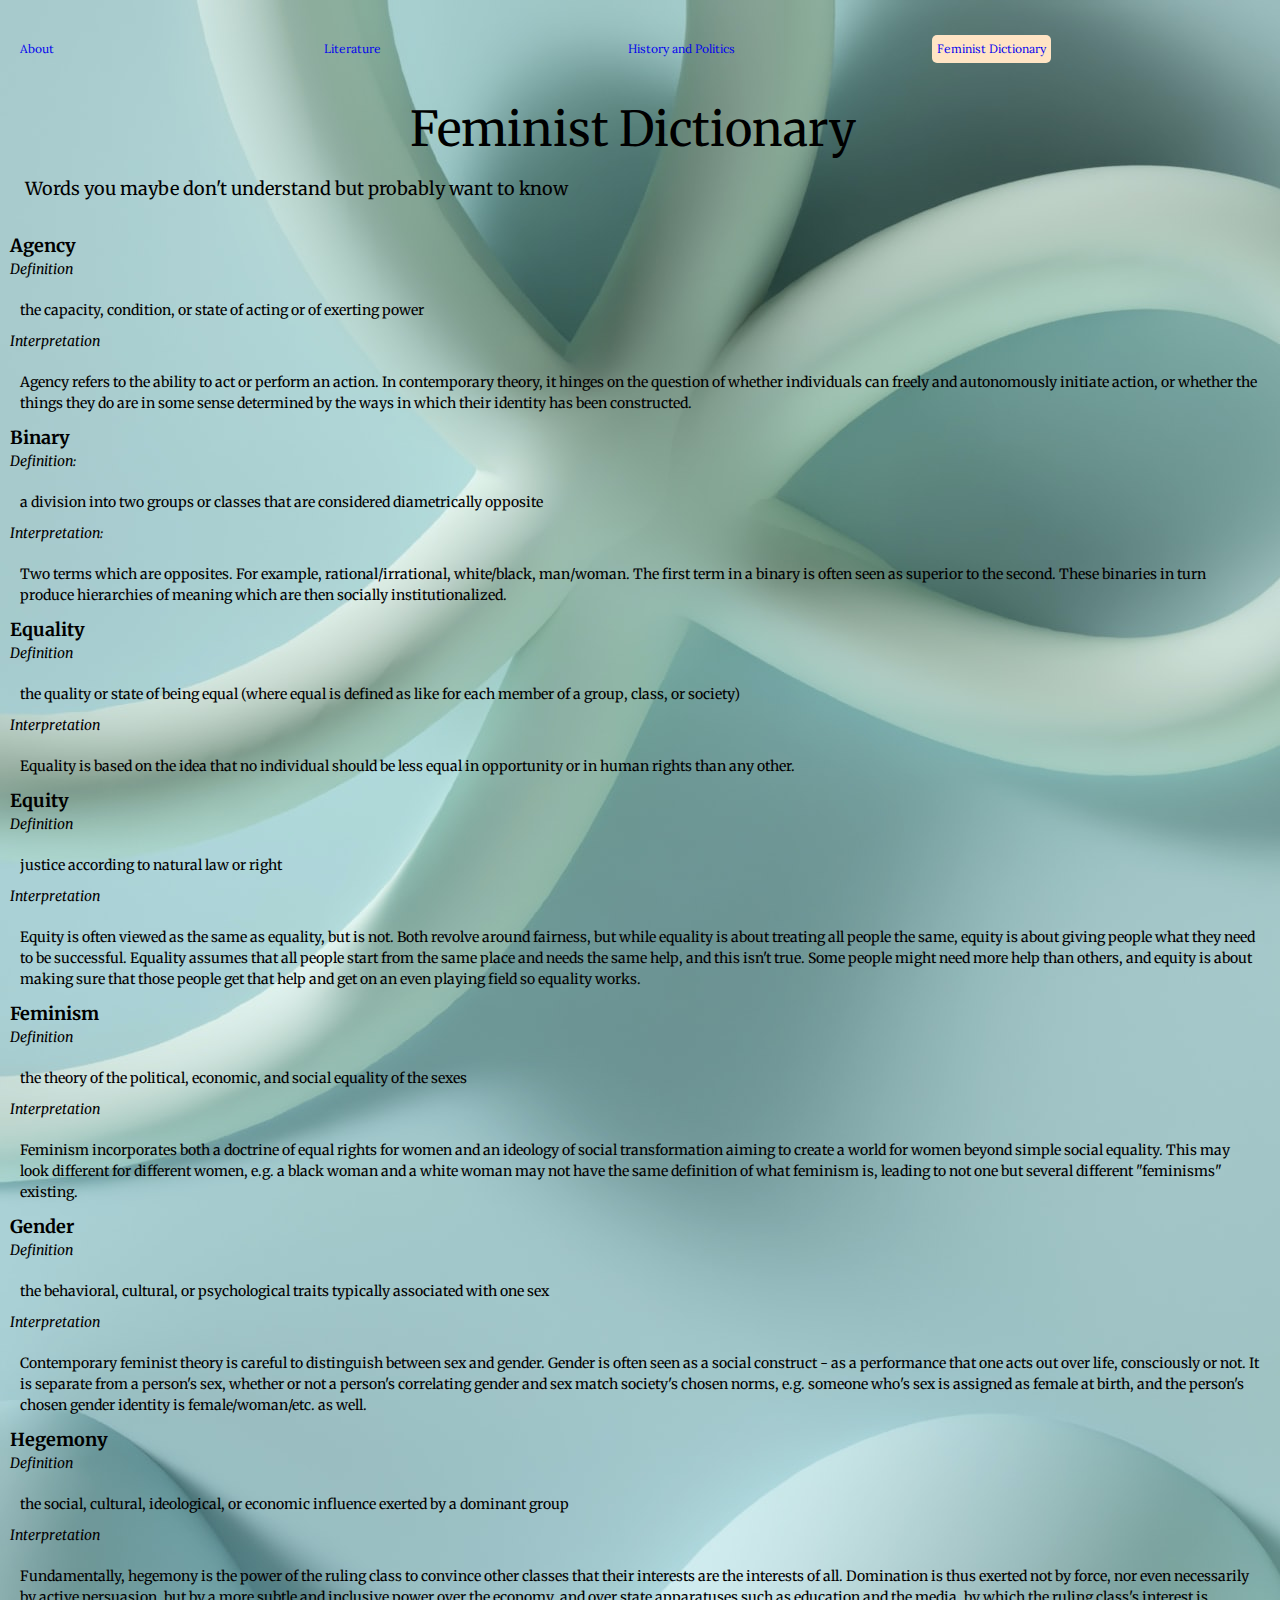
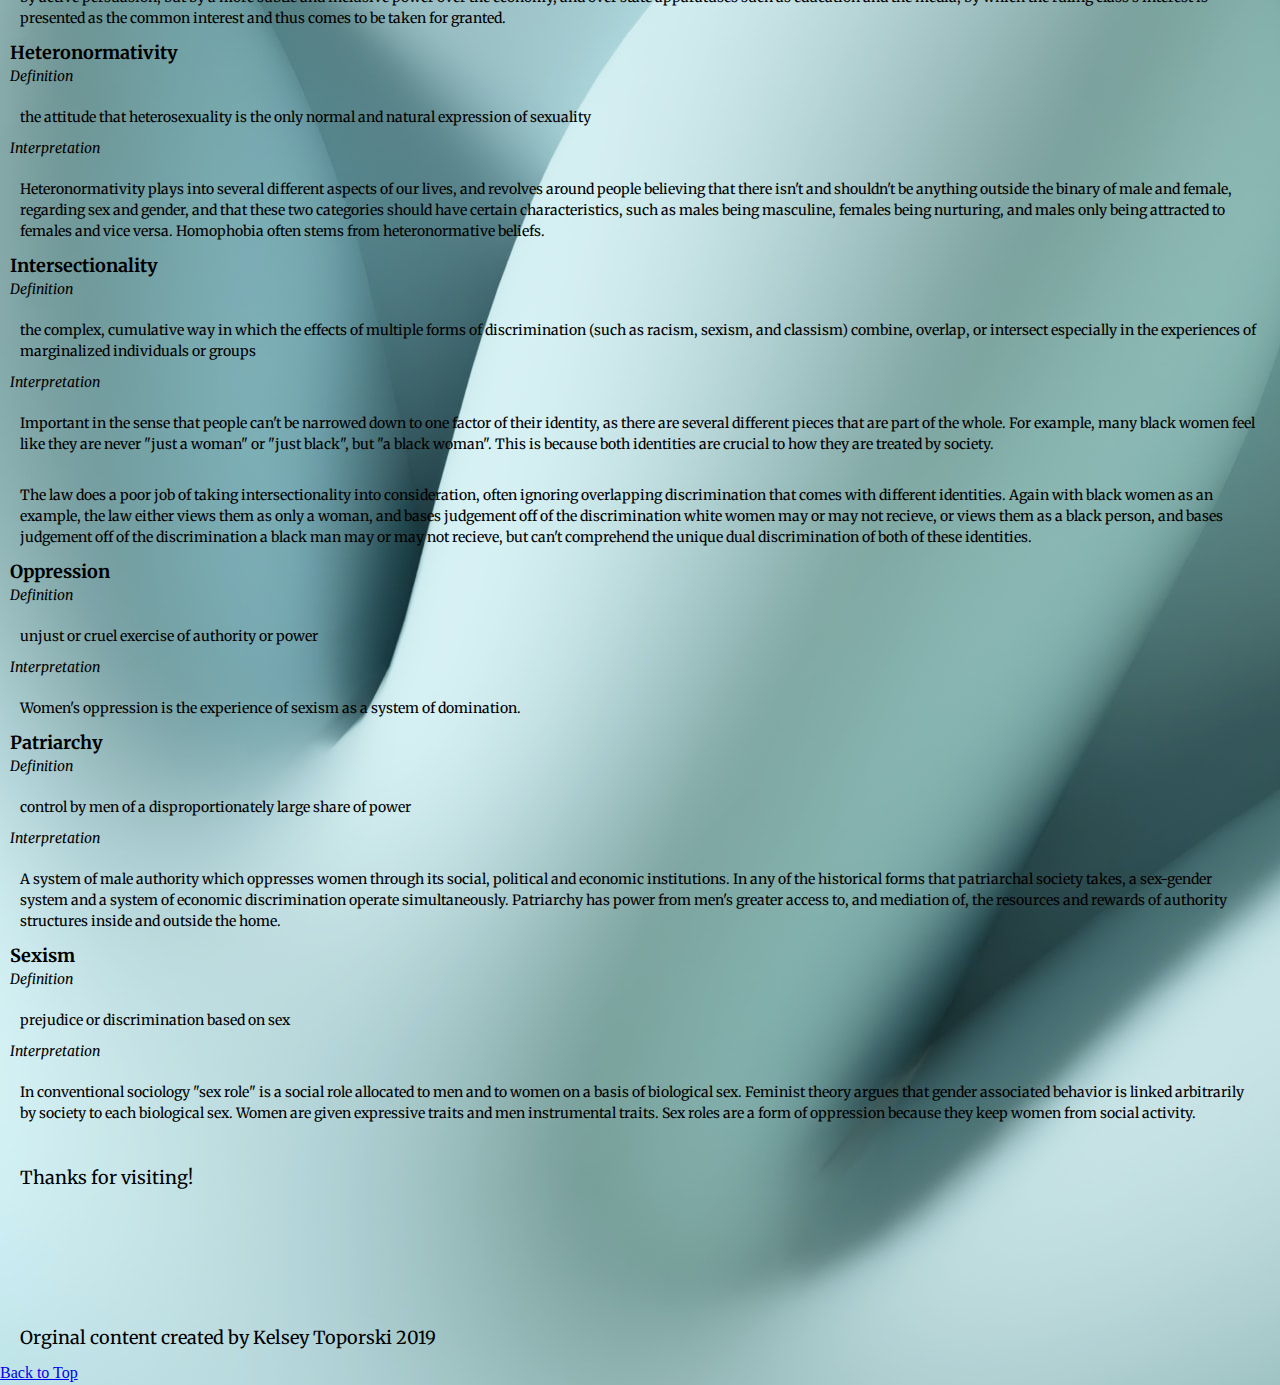
<file: femdict.html>
<!DOCTYPE html>
<html lang="en">
<head>
  <meta charset="UTF-8">

  <meta name="viewport" content="width=device-width, initial-scale=1.0">

  <!-- connects to the stylesheets -->
  <link rel="stylesheet" href="css/reset.css">
  <link rel="stylesheet" href="css/style.css">
  <link href='https://fonts.googleapis.com/css?family=Anton' rel='stylesheet'>
  <link rel="preconnect" href="https://fonts.googleapis.com">
  <link rel="preconnect" href="https://fonts.gstatic.com" crossorigin>
  <link href="https://fonts.googleapis.com/css2?family=Lora&family=Merriweather:wght@300&display=swap" rel="stylesheet">



  <!-- connect to a Google font -->  
  <!-- connect to a Font Aweseom font -->
  <!-- connect to a favicon -->
  <title>Women's Web - Dictionary</title>
</head>

<body class="background_page">
  <header>
    <a href="#main" class="skip">Skip to main content</a>
    <nav>
        <ul>
          <li><a href="index.html">About</a></li>
          <li><a href="literature.html">Literature</a></li>
          <li><a href="history.html">History and Politics</a></li>
          <li><a class = "current" href="femdict.html">Feminist Dictionary</a></li>
        </ul>
    </nav>
      <!-- definitions from meriam webster -->
      <!-- interpretations from
            The Dictionary of Feminist Theory - Maggie Humm,
            Key Concepts In Post-Colonial Studies - Ashcroft, Bill, Gareth Griffiths, and Helen Tiffin,
            or myself -->
      <!-- interpretation of equity from https://everydayfeminism.com/2014/09/equality-is-not-enough/ -->

    <h1>Feminist Dictionary</h1>
    <p>Words you maybe don't understand but probably want to know</p>

  </header>

  <main>
  

      <!-- definitions from meriam webster -->
      <!-- interpretations from
            The Dictionary of Feminist Theory - Maggie Humm,
            Key Concepts In Post-Colonial Studies - Ashcroft, Bill, Gareth Griffiths, and Helen Tiffin,
            or myself -->
      <!-- interpretation of equity from https://everydayfeminism.com/2014/09/equality-is-not-enough/ -->

      <dl>
        <dt>Agency</dt>
        <dd>Definition
          <p>
            the capacity, condition, or state of acting or of exerting power
          </p></dd>
        <dd>Interpretation
          <p>
            Agency refers to the ability to act or perform an action. In contemporary theory, it hinges on the question of whether individuals can freely and autonomously initiate action, or whether the things they do are in some sense determined by the ways in which their identity has been constructed.
          </p></dd>

        
        <dt>Binary</dt>
        <dd>Definition:
          <p>
            a division into two groups or classes that are considered diametrically opposite
          </p></dd>
        <dd>Interpretation:
          <p>
            Two terms which are opposites. For example, rational/irrational, white/black, man/woman. The first term in a binary is often seen as superior to the second. These binaries in turn produce hierarchies of meaning which are then socially institutionalized.
          </p></dd>
        
          
        <dt>Equality</dt>
        <dd>Definition
          <p>
            the quality or state of being equal (where equal is defined as like for each member of a group, class, or society)
          </p></dd>
        <dd>Interpretation
          <p>
            Equality is based on the idea that no individual should be less equal in opportunity or in human rights than any other.
          </p></dd>
        
          
        <dt>Equity</dt>
        <dd>Definition
          <p>
            justice according to natural law or right
          </p></dd>
        <dd>Interpretation
          <p>
            Equity is often viewed as the same as equality, but is not. Both revolve around fairness, but while equality is about treating all people the same, equity is about giving people what they need to be successful. Equality assumes that all people start from the same place and needs the same help, and this isn't true. Some people might need more help than others, and equity is about making sure that those people get that help and get on an even playing field so equality works.
          </p></dd>
        
          
        <dt>Feminism</dt>
        <dd>Definition
          <p>
            the theory of the political, economic, and social equality of the sexes
          </p></dd>
        <dd>Interpretation
          <p>
            Feminism incorporates both a doctrine of equal rights for women and an ideology of social transformation aiming to create a world for women beyond simple social equality. This may look different for different women, e.g. a black woman and a white woman may not have the same definition of what feminism is, leading to not one but several different "feminisms" existing.
          </p></dd>
       
          
        <dt>Gender</dt>
        <dd>Definition
          <p>
            the behavioral, cultural, or psychological traits typically associated with one sex
          </p></dd>
        <dd>Interpretation
          <p>
            Contemporary feminist theory is careful to distinguish between sex and gender. Gender is often seen as a social construct - as a performance that one acts out over life, consciously or not. It is separate from a person's sex, whether or not a person's correlating gender and sex match society's chosen norms, e.g. someone who's sex is assigned as female at birth, and the person's chosen gender identity is female/woman/etc. as well.
          </p></dd>
        
          
        <dt>Hegemony</dt>
        <dd>Definition
          <p>
            the social, cultural, ideological, or economic influence exerted by a dominant group
          </p></dd>
        <dd>Interpretation
          <p>
            Fundamentally, hegemony is the power of the ruling class to convince other classes that their interests are the interests of all.  Domination is thus exerted not by force, nor even necessarily by active persuasion, but by a more subtle and inclusive power over the economy, and over state apparatuses such as education and the media, by which the ruling class's interest is presented as the common interest and thus comes to be taken for granted.
          </p></dd>
       
          
        <dt>Heteronormativity</dt>
        <dd>Definition
          <p>
            the attitude that heterosexuality is the only normal and natural expression of sexuality
          </p></dd>
        <dd>Interpretation
          <p>
            Heteronormativity plays into several different aspects of our lives, and revolves around people believing that there isn't and shouldn't be anything outside the binary of male and female, regarding sex and gender, and that these two categories should have certain characteristics, such as males being masculine, females being nurturing, and males only being attracted to females and vice versa. Homophobia often stems from heteronormative beliefs.
          </p></dd>
        
          
        <dt>Intersectionality</dt>
        <dd>Definition
          <p>
            the complex, cumulative way in which the effects of multiple forms of discrimination (such as racism, sexism, and classism) combine, overlap, or intersect especially in the experiences of marginalized individuals or groups
          </p></dd>
        <dd>Interpretation
          <p>
            Important in the sense that people can't be narrowed down to one factor of their identity, as there are several different pieces that are part of the whole. For example, many black women feel like they are never "just a woman" or "just black", but "a black woman". This is because both identities are crucial to how they are treated by society.
          </p>
          <p>
            The law does a poor job of taking intersectionality into consideration, often ignoring overlapping discrimination that comes with different identities. Again with black women as an example, the law either views them as only a woman, and bases judgement off of the discrimination white women may or may not recieve, or views them as a black person, and bases judgement off of the discrimination a black man may or may not recieve, but can't comprehend the unique dual discrimination of both of these identities.
          </p></dd>
           
          
        <dt>Oppression</dt>
        <dd>Definition
          <p>
            unjust or cruel exercise of authority or power
          </p></dd>
        <dd>Interpretation
          <p>
            Women's oppression is the experience of sexism as a system of domination.
          </p></dd>
       
          
        <dt>Patriarchy</dt>
        <dd>Definition
          <p>
            control by men of a disproportionately large share of power
          </p></dd>
        <dd>Interpretation
          <p>
            A system of male authority which oppresses women through its social, political and economic institutions. In any of the historical forms that patriarchal society takes, a sex-gender system and a system of economic discrimination operate simultaneously. Patriarchy has power from men's greater access to, and mediation of, the resources and rewards of authority structures inside and outside the home.
          </p></dd>
             
          
        <dt>Sexism</dt>
        <dd>Definition
          <p>
            prejudice or discrimination based on sex
          </p></dd>
        <dd>Interpretation
          <p>
            In conventional sociology "sex role" is a social role allocated to men and to women on a basis of biological sex. Feminist theory argues that gender associated behavior is linked arbitrarily by society to each biological sex. Women are given expressive traits and men instrumental traits. Sex roles are a form of oppression because they keep women from social activity.
          </p></dd>
      </dl>

    </main>

    <footer>
      <p class="thanks">
        Thanks for visiting! <i class="far fa-grin"></i>
      </p>
      <p>Orginal content created by Kelsey Toporski 2019</p>

      <a href="#top" class="tops">Back to Top</a>
    </footer>

</body>
</html>
</file>
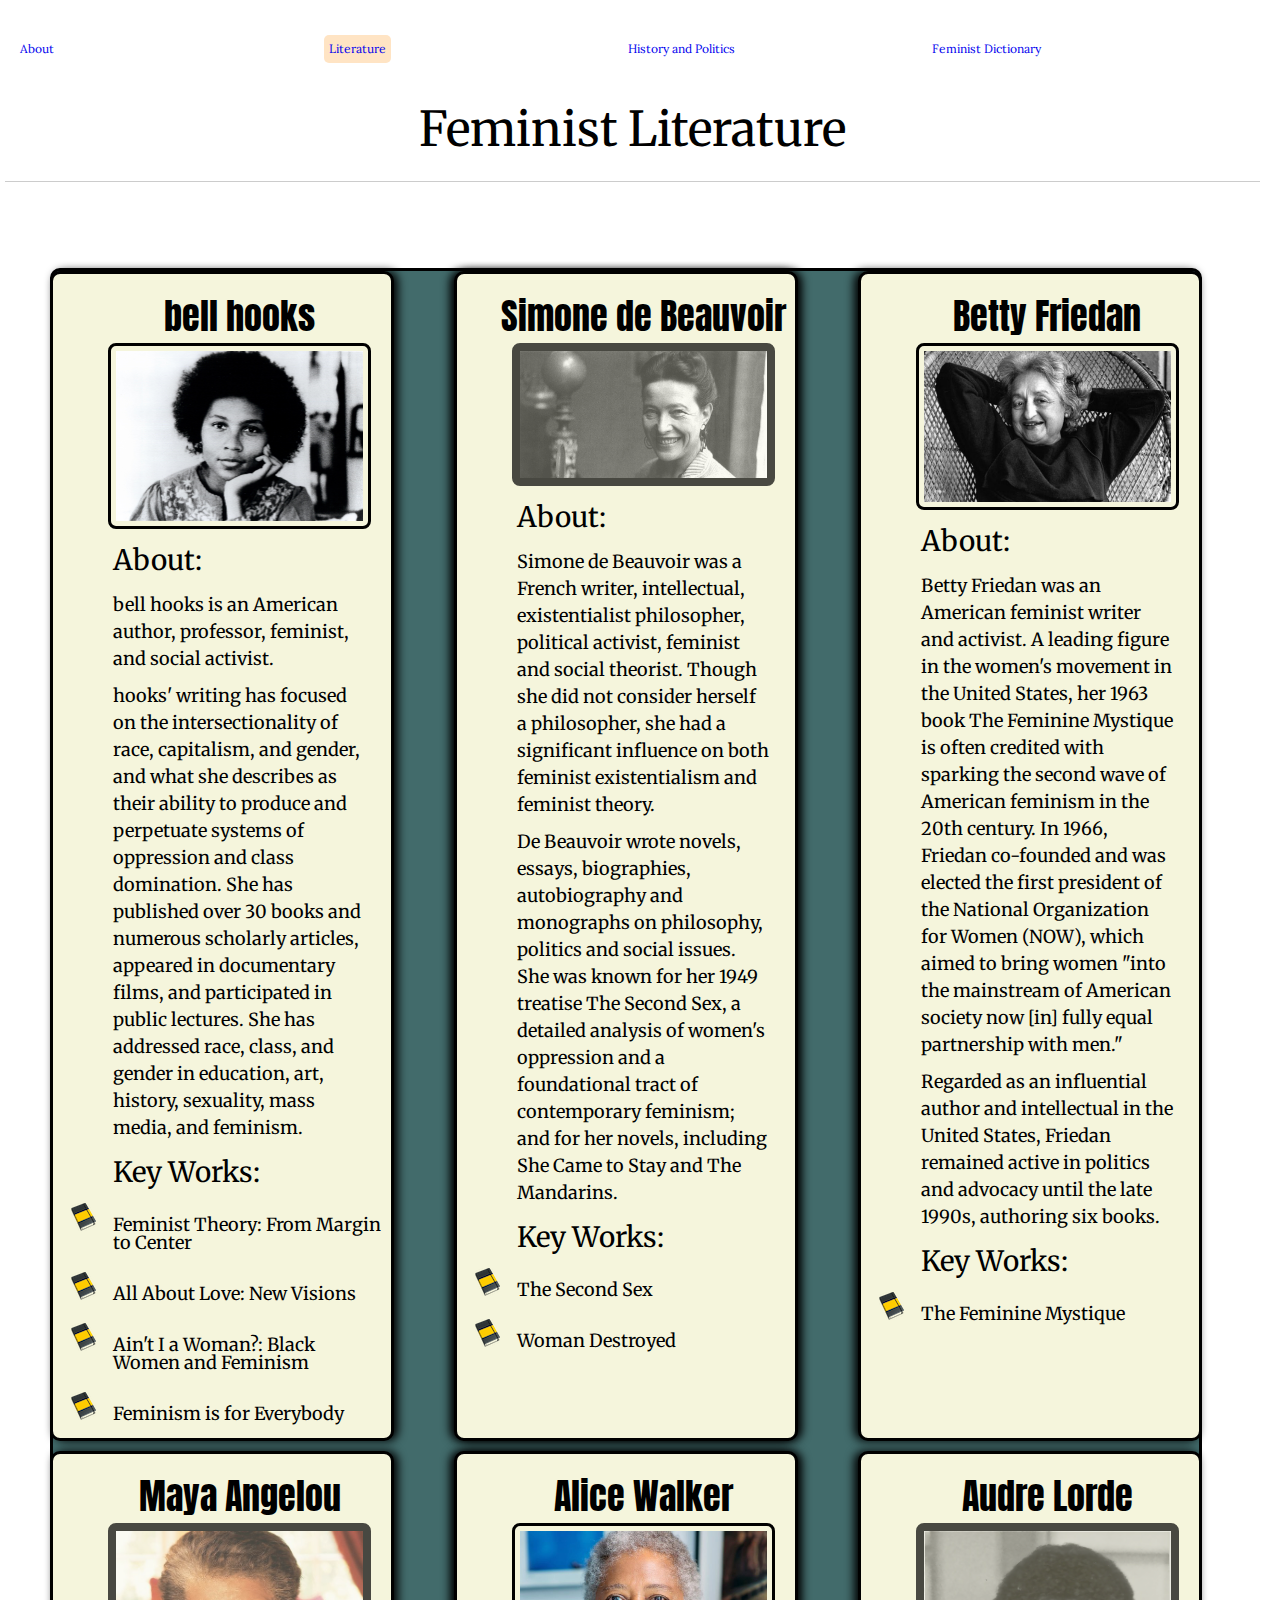
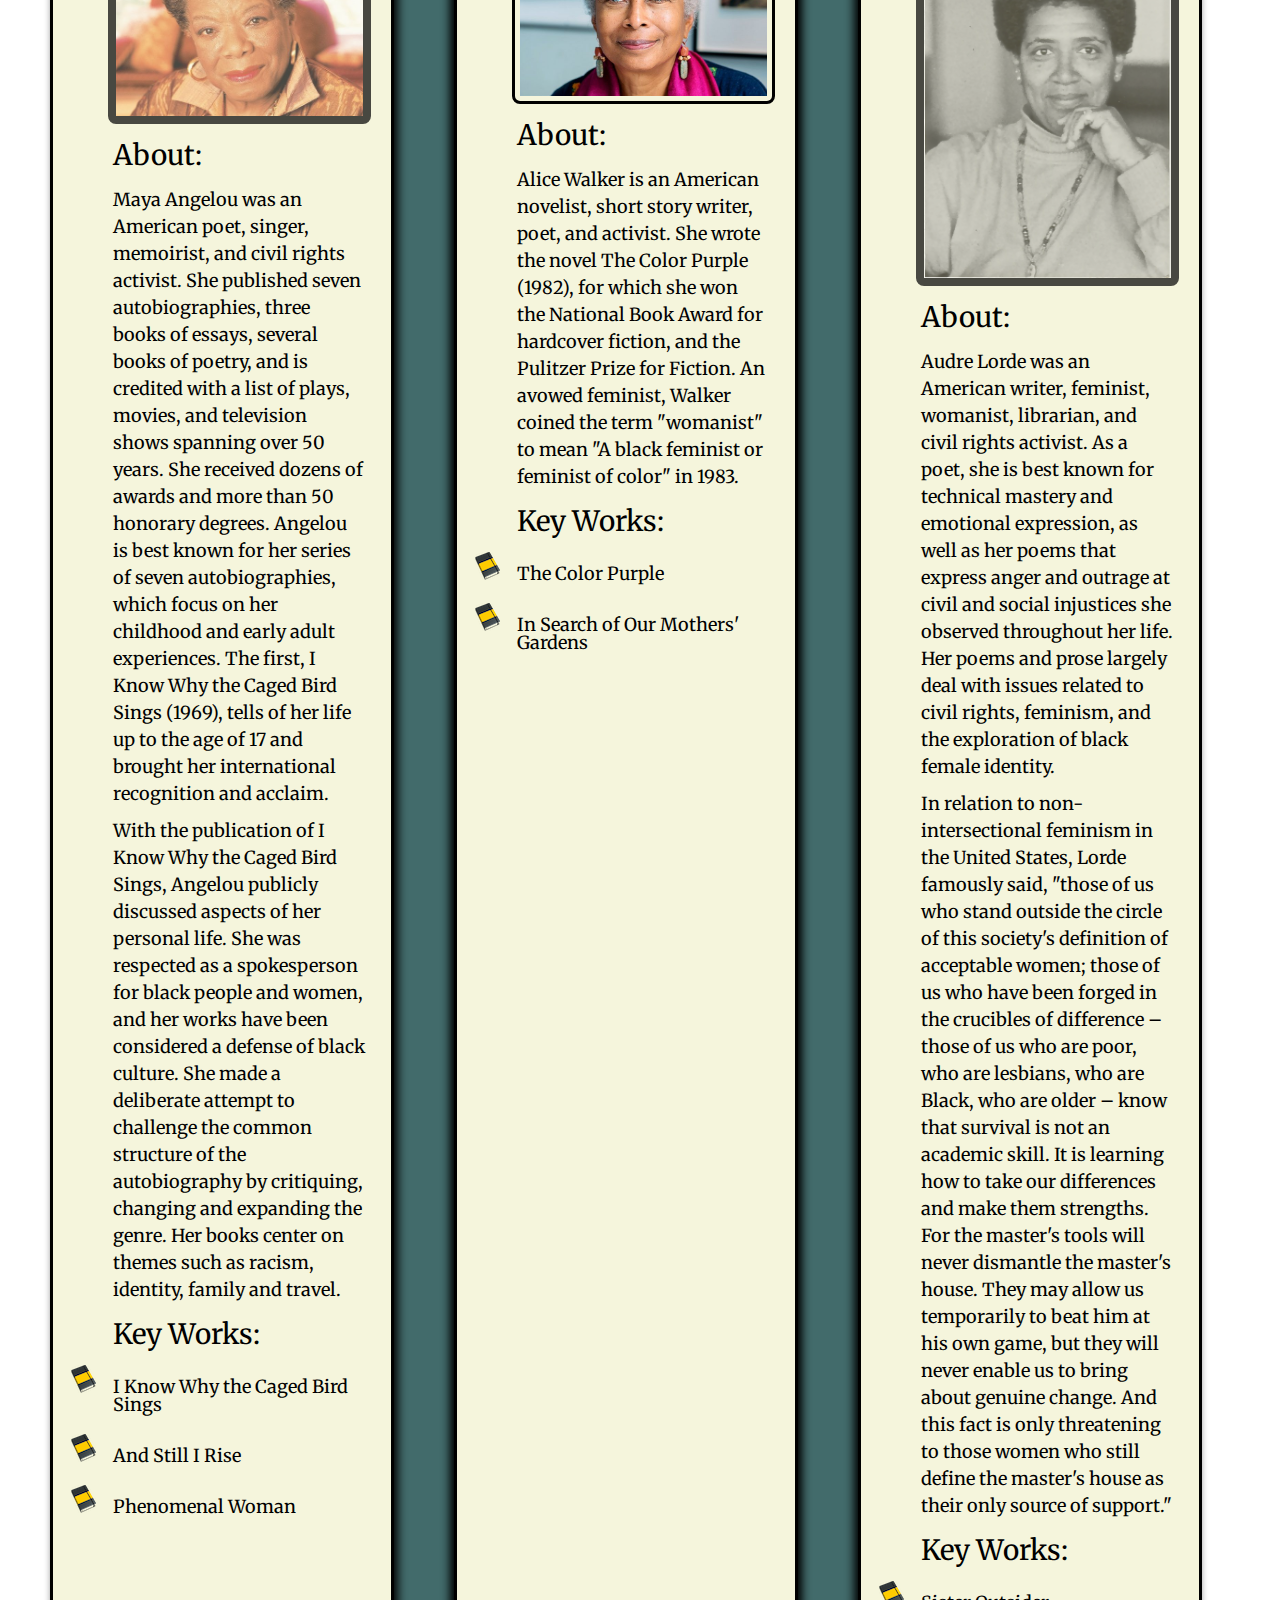
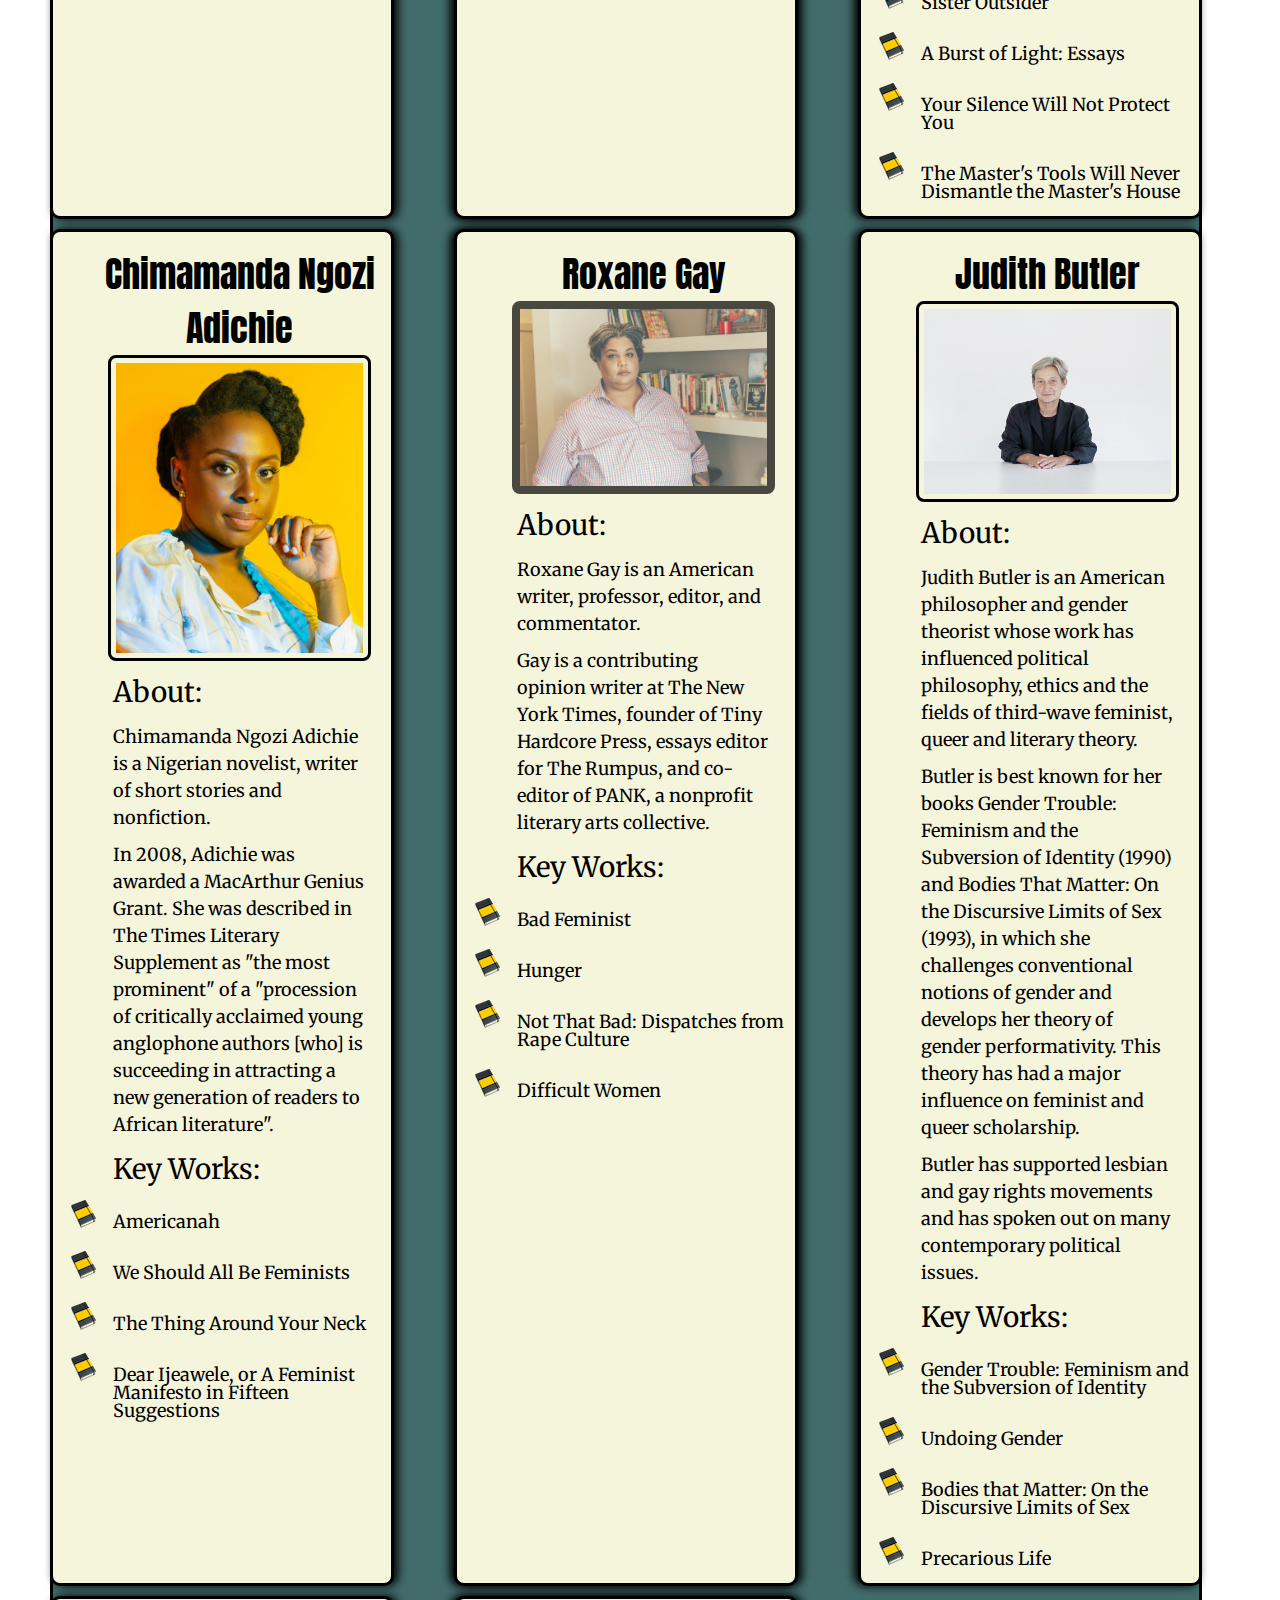
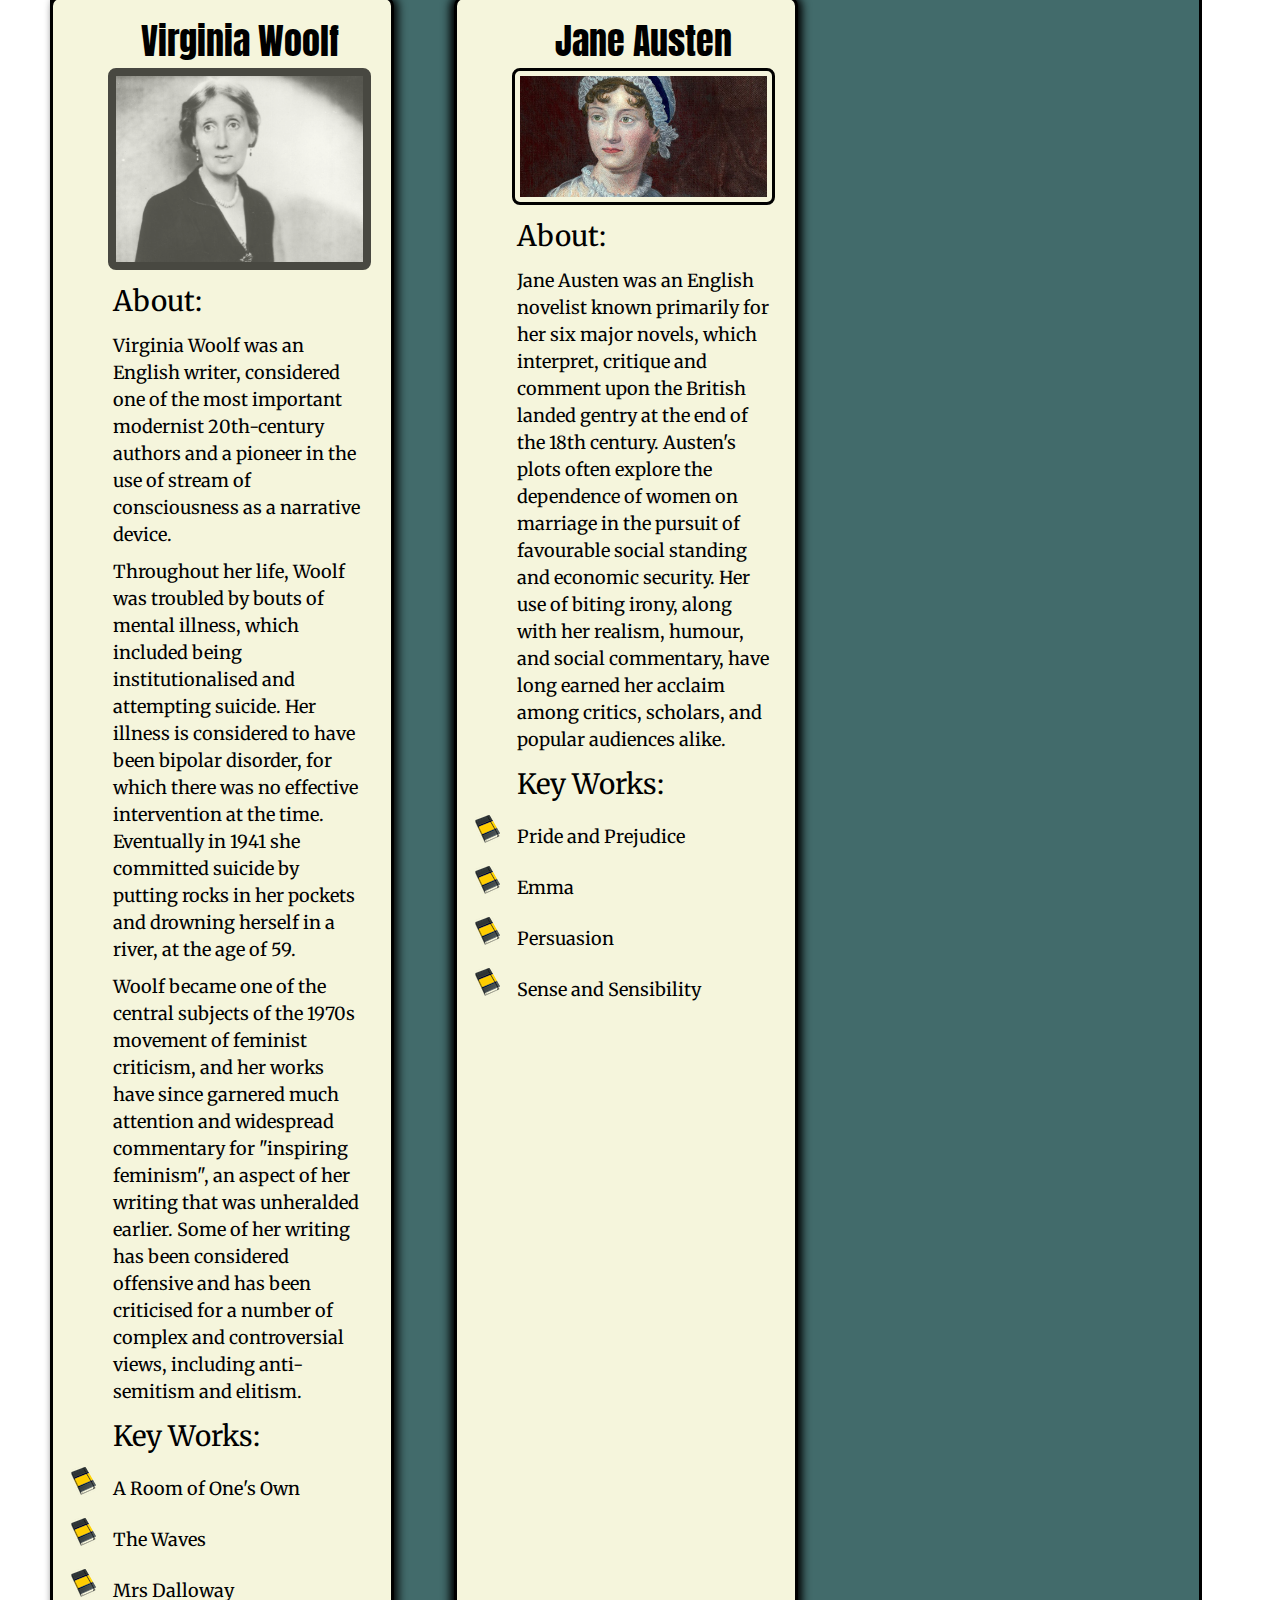
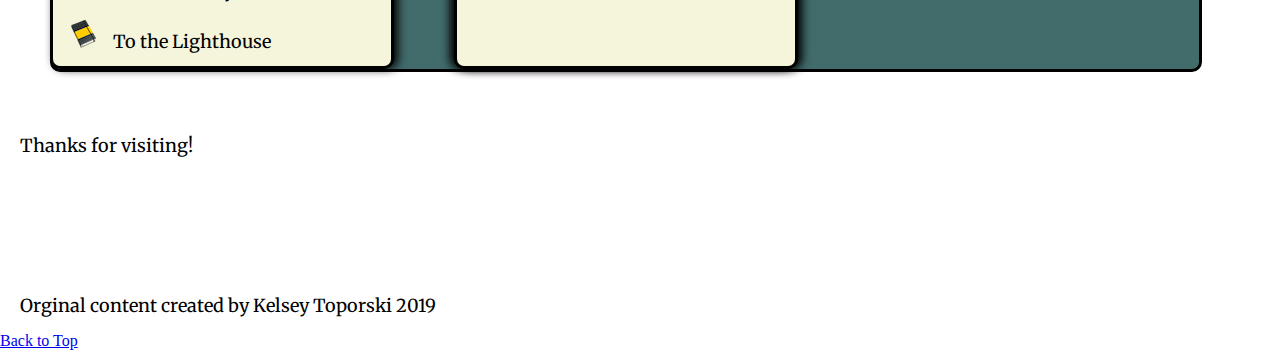
<file: literature.html>
<!DOCTYPE html>
<html lang="en">
<head>
  <meta charset="UTF-8">

  <meta name="viewport" content="width=device-width, initial-scale=1.0">

  <!-- connects to the stylesheets -->
  <link rel="stylesheet" href="css/reset.css">
  <link rel="stylesheet" href="css/style.css">
  <link href='https://fonts.googleapis.com/css?family=Anton' rel='stylesheet'>
  <link rel="preconnect" href="https://fonts.googleapis.com">
  <link rel="preconnect" href="https://fonts.gstatic.com" crossorigin>
  <link href="https://fonts.googleapis.com/css2?family=Lora&family=Merriweather:wght@300&display=swap" rel="stylesheet">



  <!-- connect to a Google font -->  
  <!-- connect to a Font Aweseom font -->
  <!-- connect to a favicon -->

  <title>Women's Web - Literature</title>
</head>

<body>
  <header>
    <a href="#main" class="skip">Skip to main content</a>
    <nav>
        <ul>
          <li><a href="index.html">About</a></li>
          <li><a class = "current" href="literature.html">Literature</a></li>
          <li><a href="history.html">History and Politics</a></li>
          <li><a href="femdict.html">Feminist Dictionary</a></li>
        </ul>
    </nav>
      <!-- definitions from meriam webster -->
      <!-- interpretations from
            The Dictionary of Feminist Theory - Maggie Humm,
            Key Concepts In Post-Colonial Studies - Ashcroft, Bill, Gareth Griffiths, and Helen Tiffin,
            or myself -->
      <!-- interpretation of equity from https://everydayfeminism.com/2014/09/equality-is-not-enough/ -->
      <h1>Feminist Literature</h1>
      <hr>

  </header>

  <main>
    
      <div class="grid">
      <div>
      <h2>bell hooks</h2>
      <img src="images/bell_hooks.jpg"  width="200" alt="Image of bell hooks">
      <h3>About:</h3>
        <p>
          bell hooks is an American author, professor, feminist, and social activist.
        </p>
        <p>
          hooks' writing has focused on the intersectionality of race, capitalism, and gender, and what she describes as their ability to produce and perpetuate systems of oppression and class domination. She has published over 30 books and numerous scholarly articles, appeared in documentary films, and participated in public lectures. She has addressed race, class, and gender in education, art, history, sexuality, mass media, and feminism.
        </p>
     <h3>Key Works:</h3>
        <ul>
          <li>Feminist Theory: From Margin to Center</li>
          <li>All About Love: New Visions</li>
          <li>Ain't I a Woman?: Black Women and Feminism</li>
          <li>Feminism is for Everybody</li>
        </ul>
      </div>

      <div>
        <h2>Simone de Beauvoir</h2>
      <img src="images/simone_db.jpg"  width="200" alt="Image of Simone de Beauvoir">
     <h3>About:</h3>
        <p>
          Simone de Beauvoir was a French writer, intellectual, existentialist philosopher, political activist, feminist and social theorist. Though she did not consider herself a philosopher, she had a significant influence on both feminist existentialism and feminist theory.
        </p>
        <p>
          De Beauvoir wrote novels, essays, biographies, autobiography and monographs on philosophy, politics and social issues. She was known for her 1949 treatise The Second Sex, a detailed analysis of women's oppression and a foundational tract of contemporary feminism; and for her novels, including She Came to Stay and The Mandarins.
        </p>
     <h3>Key Works:</h3>
        <ul>
          <li>The Second Sex</li>
          <li>Woman Destroyed</li>
        </ul>
      </div>

      <div>
        <h2>Betty Friedan</h2>
        <img src="images/betty_friedan.jpg"  width="200" alt="Image of Betty Friedan">
        <h3>About:</h3>
        <p>
          Betty Friedan was an American feminist writer and activist. A leading figure in the women's movement in the United States, her 1963 book The Feminine Mystique is often credited with sparking the second wave of American feminism in the 20th century. In 1966, Friedan co-founded and was elected the first president of the National Organization for Women (NOW), which aimed to bring women "into the mainstream of American society now [in] fully equal partnership with men."
        </p>
        <p>
          Regarded as an influential author and intellectual in the United States, Friedan remained active in politics and advocacy until the late 1990s, authoring six books.
        </p>
        <h3>Key Works:</h3>
        <ul>
          <li>The Feminine Mystique</li>
        </ul>
      </div>

      <div>
        <h2>Maya Angelou</h2>
        <img src="images/maya_angelou.jpg"  width="200" alt="Image of Maya Angelou">
        <h3>About:</h3>
        <p>
          Maya Angelou was an American poet, singer, memoirist, and civil rights activist. She published seven autobiographies, three books of essays, several books of poetry, and is credited with a list of plays, movies, and television shows spanning over 50 years. She received dozens of awards and more than 50 honorary degrees. Angelou is best known for her series of seven autobiographies, which focus on her childhood and early adult experiences. The first, I Know Why the Caged Bird Sings (1969), tells of her life up to the age of 17 and brought her international recognition and acclaim.
        </p>
        <p>
          With the publication of I Know Why the Caged Bird Sings, Angelou publicly discussed aspects of her personal life. She was respected as a spokesperson for black people and women, and her works have been considered a defense of black culture. She made a deliberate attempt to challenge the common structure of the autobiography by critiquing, changing and expanding the genre. Her books center on themes such as racism, identity, family and travel.
        </p>
        <h3>Key Works:</h3>
        <ul>
          <li>I Know Why the Caged Bird Sings</li>
          <li>And Still I Rise</li>
          <li>Phenomenal Woman</li>
        </ul>
      </div>

      <div>
        <h2>Alice Walker</h2>
        <img src="images/alice_walker.jpg"  width="200" alt="Image of Alice Walker">
        <h3>About:</h3>
        <p>
          Alice Walker is an American novelist, short story writer, poet, and activist. She wrote the novel The Color Purple (1982), for which she won the National Book Award for hardcover fiction, and the Pulitzer Prize for Fiction. An avowed feminist, Walker coined the term "womanist" to mean "A black feminist or feminist of color" in 1983.
        </p>
        <h3>Key Works:</h3>
        <ul>
          <li>The Color Purple</li>
          <li>In Search of Our Mothers' Gardens</li>
        </ul>
      </div>

      <div>
        <h2>Audre Lorde</h2>
        <img src="images/audre_lorde.jpg"  width="200" alt="Image of Audre Lorde">
        <h3>About:</h3>
        <p>
          Audre Lorde was an American writer, feminist, womanist, librarian, and civil rights activist. As a poet, she is best known for technical mastery and emotional expression, as well as her poems that express anger and outrage at civil and social injustices she observed throughout her life. Her poems and prose largely deal with issues related to civil rights, feminism, and the exploration of black female identity.
        </p>
        <p>
          In relation to non-intersectional feminism in the United States, Lorde famously said, "those of us who stand outside the circle of this society's definition of acceptable women; those of us who have been forged in the crucibles of difference – those of us who are poor, who are lesbians, who are Black, who are older – know that survival is not an academic skill. It is learning how to take our differences and make them strengths. For the master's tools will never dismantle the master's house. They may allow us temporarily to beat him at his own game, but they will never enable us to bring about genuine change. And this fact is only threatening to those women who still define the master's house as their only source of support."
        </p>
        <h3>Key Works:</h3>
        <ul>
          <li>Sister Outsider</li>
          <li>A Burst of Light: Essays</li>
          <li>Your Silence Will Not Protect You</li>
          <li>The Master's Tools Will Never Dismantle the Master's House</li>
        </ul>
      </div>

      <div>
        <h2>Chimamanda Ngozi Adichie</h2>
        <img src="images/chimamanda.jpg"  width="200" alt="Image of Chimamanda Ngozi Adichie">
        <h3>About:</h3>
        <p>
          Chimamanda Ngozi Adichie is a Nigerian novelist, writer of short stories and nonfiction.
        </p>
        <p>
          In 2008, Adichie was awarded a MacArthur Genius Grant. She was described in The Times Literary Supplement as "the most prominent" of a "procession of critically acclaimed young anglophone authors [who] is succeeding in attracting a new generation of readers to African literature".
        </p>
        <h3>Key Works:</h3>
        <ul>
          <li>Americanah</li>
          <li>We Should All Be Feminists</li>
          <li>The Thing Around Your Neck</li>
          <li>Dear Ijeawele, or A Feminist Manifesto in Fifteen Suggestions</li>
        </ul>
      </div>

      <div>
        <h2>Roxane Gay</h2>
        <img src="images/roxane_gay.jpg"  width="200" alt="Image of Roxane Gay">
        <h3>About:</h3>
        <p>
          Roxane Gay is an American writer, professor, editor, and commentator.
        </p>
        <p>
          Gay is a contributing opinion writer at The New York Times, founder of Tiny Hardcore Press, essays editor for The Rumpus, and co-editor of PANK, a nonprofit literary arts collective.
        </p>
        <h3>Key Works:</h3>
        <ul>
          <li>Bad Feminist</li>
          <li>Hunger</li>
          <li>Not That Bad: Dispatches from Rape Culture</li>
          <li>Difficult Women</li>
        </ul>
      </div>

      
      <div>
        <h2>Judith Butler</h2>
        <img src="images/judith_butler.jpg"  width="200" alt="Image of Judith Butler">
        <h3>About:</h3>
        <p>
          Judith Butler is an American philosopher and gender theorist whose work has influenced political philosophy, ethics and the fields of third-wave feminist, queer and literary theory.
        </p>
        <p>
          Butler is best known for her books Gender Trouble: Feminism and the Subversion of Identity (1990) and Bodies That Matter: On the Discursive Limits of Sex (1993), in which she challenges conventional notions of gender and develops her theory of gender performativity. This theory has had a major influence on feminist and queer scholarship.
        </p>
        <p>
          Butler has supported lesbian and gay rights movements and has spoken out on many contemporary political issues.
        </p>
     <h3>Key Works:</h3>
        <ul>
          <li>Gender Trouble: Feminism and the Subversion of Identity</li>
          <li>Undoing Gender</li>
          <li>Bodies that Matter: On the Discursive Limits of Sex</li>
          <li>Precarious Life</li>
        </ul>
      </div>

      <div>
        <h2>Virginia Woolf</h2>
        <img src="images/virginia_woolf.jpg"  width="200" alt="Image of Virginia Woolf">
        <h3>About:</h3>
        <p>
          Virginia Woolf was an English writer, considered one of the most important modernist 20th-century authors and a pioneer in the use of stream of consciousness as a narrative device.
        </p>
        <p>
          Throughout her life, Woolf was troubled by bouts of mental illness, which included being institutionalised and attempting suicide. Her illness is considered to have been bipolar disorder, for which there was no effective intervention at the time. Eventually in 1941 she committed suicide by putting rocks in her pockets and drowning herself in a river, at the age of 59.
        </p>
        <p>
          Woolf became one of the central subjects of the 1970s movement of feminist criticism, and her works have since garnered much attention and widespread commentary for "inspiring feminism", an aspect of her writing that was unheralded earlier. Some of her writing has been considered offensive and has been criticised for a number of complex and controversial views, including anti-semitism and elitism.
        </p>
        <h3>Key Works:</h3>
        <ul>
          <li>A Room of One's Own</li>
          <li>The Waves</li>
          <li>Mrs Dalloway</li>
          <li>To the Lighthouse</li>
        </ul>
      </div>

      <div>
        <h2>Jane Austen</h2>
        <img src="images/jane_austen.jpg"  width="200" alt="Image of Jane Austen">
        <h3>About:</h3>
        <p>
          Jane Austen was an English novelist known primarily for her six major novels, which interpret, critique and comment upon the British landed gentry at the end of the 18th century. Austen's plots often explore the dependence of women on marriage in the pursuit of favourable social standing and economic security. Her use of biting irony, along with her realism, humour, and social commentary, have long earned her acclaim among critics, scholars, and popular audiences alike.
        </p>
        <h3>Key Works:</h3>
        <ul>
          <li>Pride and Prejudice</li>
          <li>Emma</li>
          <li>Persuasion</li>
          <li>Sense and Sensibility</li>
        </ul>
      </div>
    </div>
    </main>
    <footer>
      <p class="thanks">
        Thanks for visiting! <i class="far fa-grin"> </i>
      </p>
      <p>Orginal content created by Kelsey Toporski 2019</p>
      <a href="#main" class="tops">Back to Top</a>

    </footer>
  </body>
</html>
</file>
<file: css/style.css>
body{
   line-height: 1.5;
}

.skip{
    position: absolute;
    left: -10000px;
    top: auto;
    width: 1px;
    height: 1px;
    overflow: hidden;
}

.skip:focus {
    position: static;
    width: auto;
    height: auto;
}

header, nav{
    padding: 0px 10px 20px 5px;
    margin: 25px 10px 0px 0px;
}

nav ul li{
    display: inline-block;
    width: 300px;
    font-family: 'Lora', 'Merriweather', serif;
    font-size: 12px;
}

nav a{
    text-decoration: none;
}

a:visited{
    color: black;
}

nav a.current{
    display: inline-block;
    border-radius: 5px;
    padding: 5px;
    text-align: center;
    background-color:bisque;
}

@import url("https://fonts.googleapis.com/css2?family=Merriweather:wght@300&display=swap");
@import url("https://fonts.googleapis.com/css2?family=Anton&family=Merriweather:wght@300;400&display=swap");

h1{
   display: flex;
   font-size: 20px;
   font-family: 'Merriweather', 'Anton', 'Times New Roman', sans-serif;
   justify-content: center;
}

h2{
    font-size: 18px;
    font-family: 'Anton', 'Times New Roman', sans-serif;
    text-align: center;
}

h3{
    font-size: 16px;
    font-family: 'Merriweather', 'Anton', sans-serif;
    padding: 0 20px;
}

h1, h2, h3{
    margin-top: 10px;
}


.grid{
    display: grid;
    width: 90%;
    margin: auto;
    border-radius: 10px;
    border: solid;
    background-color: rgb(66, 107, 107);
    column-gap: 60px;
    row-gap: 10px;
    justify-content: center;

}

.grid div{
    /* Set border properties, padding, and background color */
    border: solid;
    background-color: beige;
    border-radius: 10px;
    padding: 5px 5px 5px 40px;
}

.grid img{
    /* Set width, margin, and display */
    width: 90%;
    display: block;
    margin:auto;
}

.grid div:nth-child(3n+1)  {
    /* Set box shadow */
    box-shadow: 4px 0 10px;
    }

.grid div:nth-child(3n)  {
    /* Set box shadow */
    box-shadow: -4px 0 10px; 
}

.grid div:nth-child(3n+2)  {
    /* Set box shadow */
    box-shadow: 4px 0 10px, -4px 0 10px;
}

.grid div:nth-of-type(2n) img{
    opacity: 0.7;
    background-color: black;
}

.flex {
    display: flex;
    flex-wrap: wrap;
    flex-shrink: 3;
    justify-content: center;
}

.flex img {
    display: flex;
    margin: auto;
    border-radius: 10px;
}

p{
    /* Set margin */
    margin-top: 10px;
    padding: 0 20px;
    font-family: 'Merriweather', 'Anton', sans-serif;
    font-size: 12px;
}

@media only screen and (min-width: 800px) {

    .skip{
        position: absolute;
        left: -10000px;
        top: auto;
        width: 1px;
        height: 1px;
        overflow: hidden;
    }
    
    .skip:focus {
        position: static;
        width: auto;
        height: auto;
    }

    h1{
        display: flex;
        font-size: 48px;
        font-family: 'Merriweather', 'Anton', 'Times New Roman', sans-serif;
        justify-content: center;
     }
     
     h2{
         font-size: 36px;
         font-family: 'Anton', 'Times New Roman', sans-serif;
         text-align: center;
     }
     
     h3{
         font-size: 28px;
         font-family: 'Merriweather', 'Anton', sans-serif;
         padding: 0 20px;
     }
     
     h1, h2, h3{
         margin-top: 10px;
     }

     ul li{
        font-size: 18px;
        font-family: 'Merriweather', 'Anton', sans-serif;
        padding-top: 10px;
        padding-left: 10px;
     }

    .grid{
        /*Set width, margin, border properties, background color, and grid properties */
        display: grid;
        width: 90%;
        margin: 50px;
        border-radius: 10px;
        border: solid;
        background-color: rgb(66, 107, 107);
        grid-template-columns: 30% 30% 30%;
        column-gap: 60px;
        row-gap: 10px;
        justify-content: center;
    }

    .grid div{
        /* Set border properties, padding, and background color */
        border: solid;
        background-color: beige;
        border-radius: 10px;
        padding: 5px 5px 5px 40px;
    }

    .grid img{
        /* Set width, margin, and display */
        width: 90%;
        display: block;
        margin:auto;
    }


    .grid div:nth-child(3n+1)  {
        /* Set box shadow */
        box-shadow: 4px 0 10px;
        }

    .grid div:nth-child(3n)  {
        /* Set box shadow */
        box-shadow: -4px 0 10px; 
    }

    .grid div:nth-child(3n+2)  {
        /* Set box shadow */
        box-shadow: 4px 0 10px, -4px 0 10px;
    }
    
    p{
        /* Set margin */
        margin-top: 10px;
        padding: 0 20px;
        font-family: 'Merriweather', 'Anton', sans-serif;
        font-size: 18px;
    }


    .grid ul li{
        /* Set margin, line-spacing, list styling  */
        line-height: 1;
        list-style-image: url("../images/sketchbook.png");
        margin: 0 0 10px 10px;
    }

    img{
        width:auto;
        padding: 5px;
        margin: 5px;
        border: 10px black;
        border: solid;
        border-radius: 8px;
    }

    .grid div:nth-of-type(2n) img{
        opacity: 0.7;
        background-color: black;
    }

    main > img {
        width: 100%;
    }
}


footer p{
    font-family: 'Merriweather', 'Anton', sans-serif;
    padding: 10px 20px;
}

.background_page{
    background-image: url(../images/background.jpg);
    background-color: #ffffff;
}

@keyframes change_color{
    from {
        background-color: #ffffff;
        padding-top: 0%;
    }
    to {
        background-color: yellowgreen;
        padding-top: 100px;
    }
}

.thanks{
    height: 150px;
    animation-name: change_color;
    animation-duration: 4s;
    animation-iteration-count: infinite;
    animation-direction: alternate-reverse;
}


@media screen and (prefers-reduced-motion: reduce){
    /*Turn off scroll*/
    html{
      scroll-behavior: auto; /* Removes scroll animation */
    }
  
    /*Turn off transition*/
    a.skip {
      -webkit-transition: initial; /* sets to default setting */
      transition: initial; /* sets to default setting */
    }
  
    /*Turn off parallax*/
    .intro{
      background-attachment: initial;
    }
  }


dl {
    font-family: 'Merriweather', 'Anton', sans-serif;
    padding: 10px;
}

dl > dt {
    font-size: 18px;
    font-weight: bold;
}

dl > dd {
    font-size: 14px;
    font-style: italic;
}

dl > dd > p{
    font-size: 14px;
    font-style: normal;
    text-decoration: none;
    padding: 10px;
}
</file>
